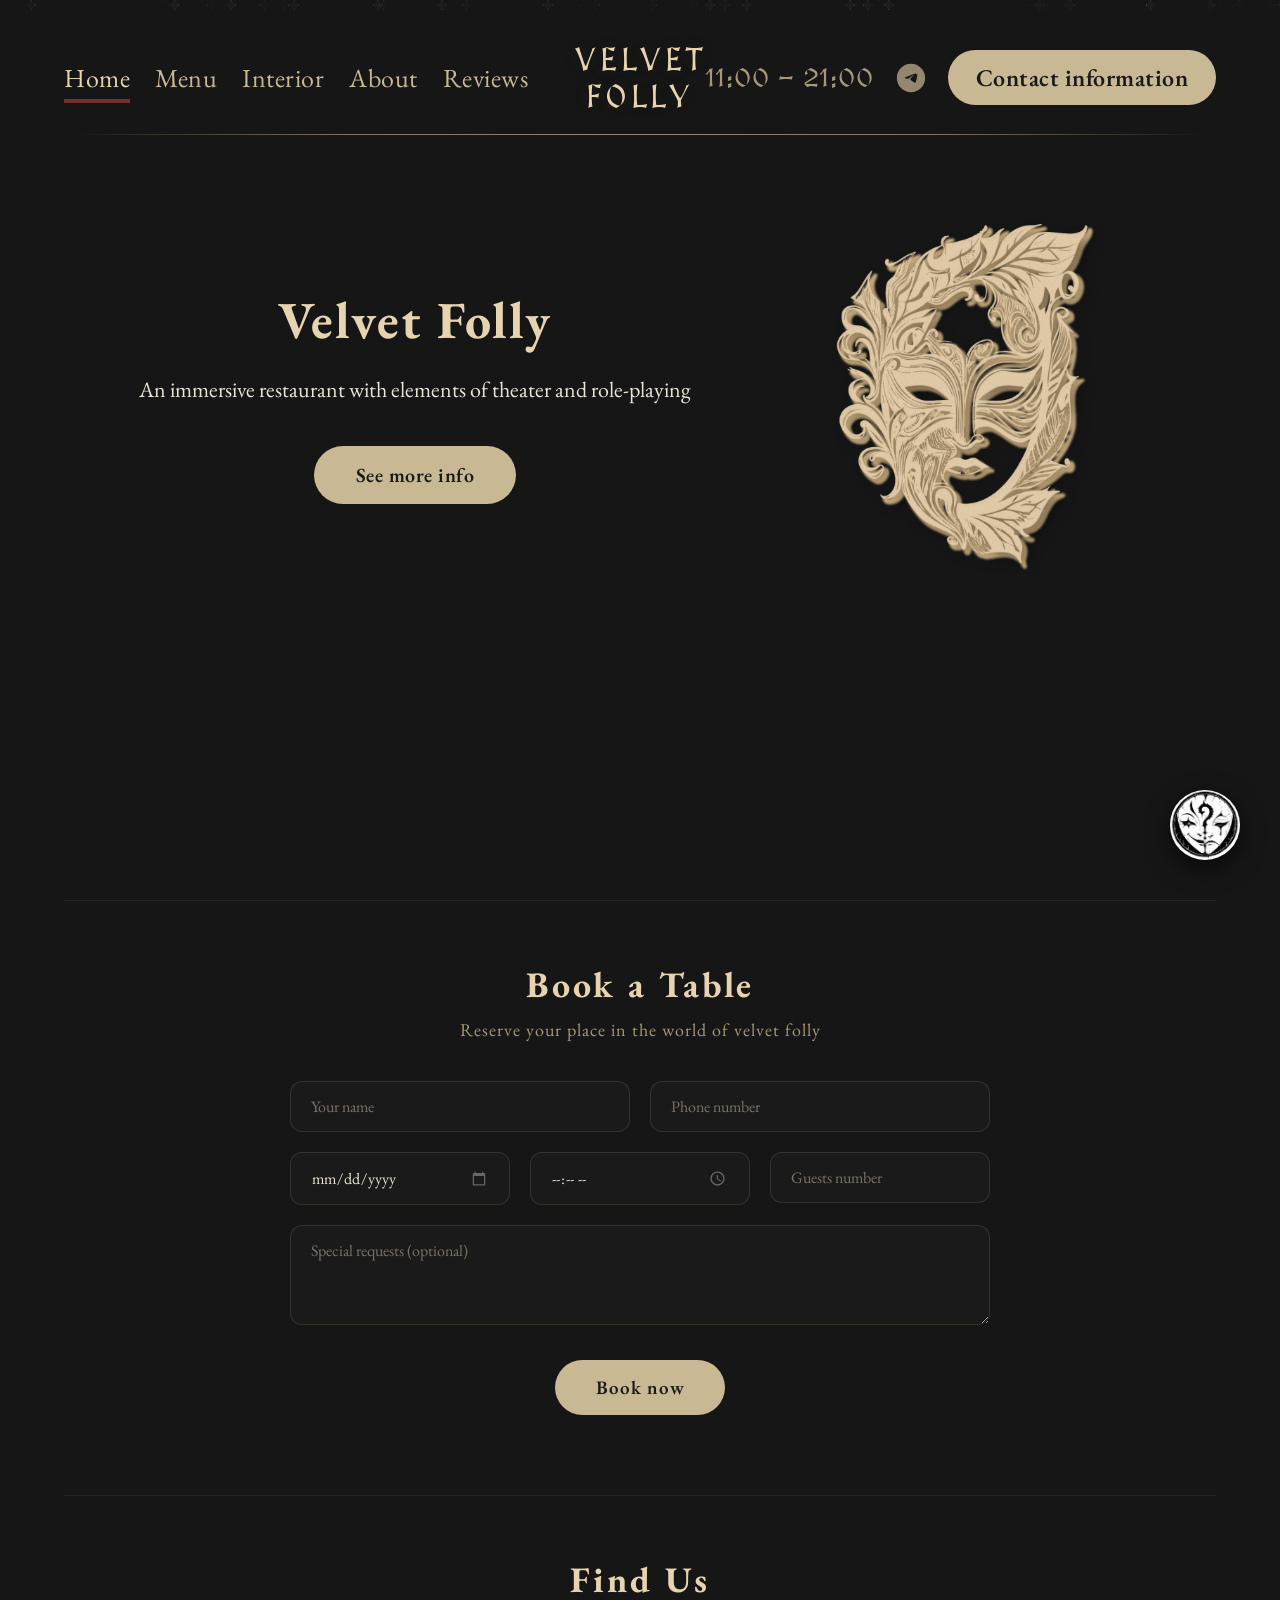
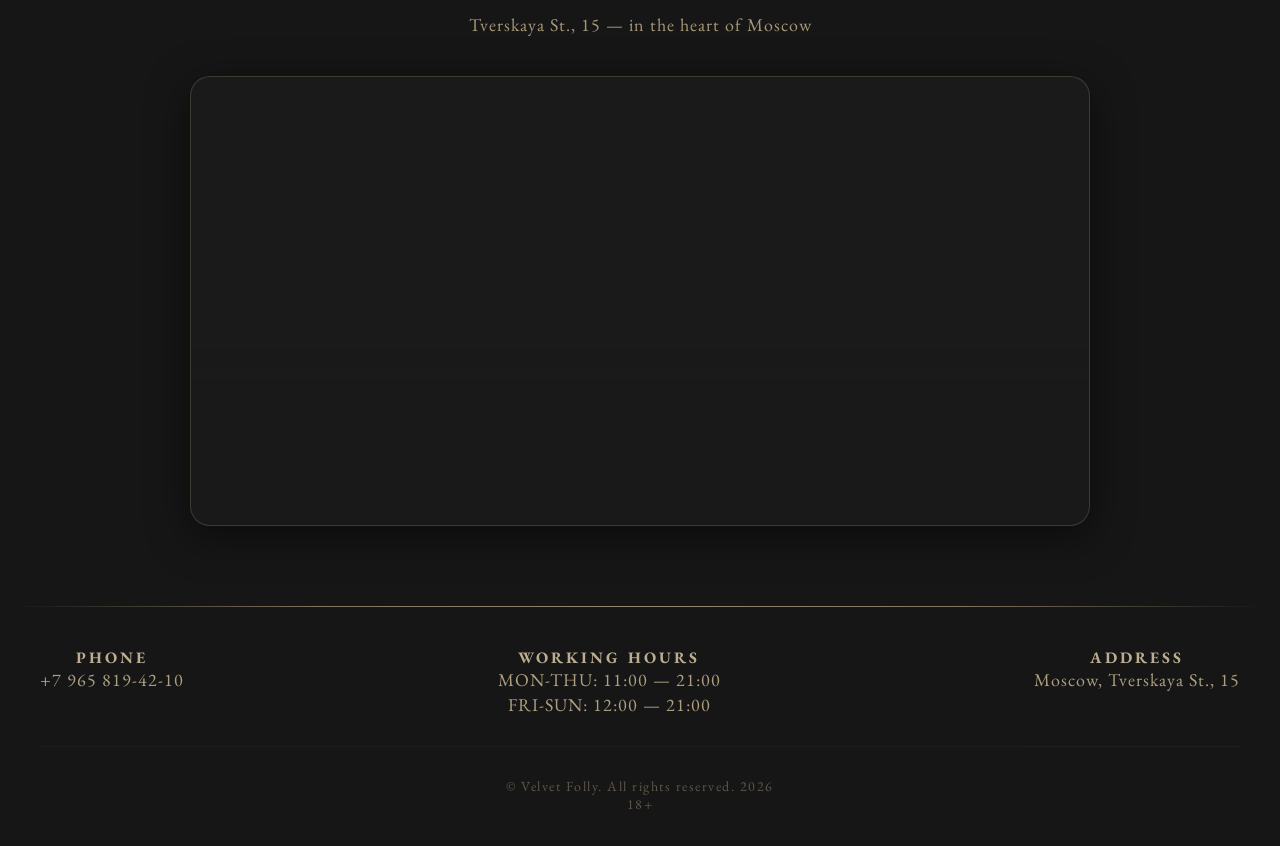
<file: index.html>
<!DOCTYPE html>
<html lang="ru">
<head>
    <meta charset="UTF-8">
    <meta name="viewport" content="width=device-width, initial-scale=1.0">
    <title>Velvet Folly</title>
    <link rel="stylesheet" href="css/main.css">
</head>
<body>
    <div class="wrapper">
        <header class="container">
            <nav class="nav-left">
                <ul>
                    <li class="active"><a href="#">Home</a></li>
                    <li><a href="menu.html">Menu</a></li>
                    <li><a href="#">Interior</a></li>
                    <li><a href="#">About</a></li>
                    <li><a href="#">Reviews</a></li>
                </ul>
            </nav>
            
            <div class="logo-text">VELVET<br>FOLLY</div>
            
            <div class="nav-right">
    <span class="work-time">11:00 — 21:00</span>
    <a href="#" class="telegram-icon">
        <svg width="24" height="24" viewBox="0 0 24 24" fill="none" xmlns="http://www.w3.org/2000/svg">
            <path d="M12 2C6.48 2 2 6.48 2 12C2 17.52 6.48 22 12 22C17.52 22 22 17.52 22 12C22 6.48 17.52 2 12 2ZM16.64 8.8C16.49 9.98 15.87 13.08 15.55 14.52C15.42 15.12 15.16 15.34 14.91 15.36C14.37 15.41 13.95 15 13.53 14.68C12.87 14.18 12.48 13.88 11.84 13.39C11.11 12.84 11.57 12.53 11.98 12.04C12.09 11.91 14.06 10.11 14.1 9.93C14.11 9.88 14.1 9.83 14.06 9.8C14.02 9.77 13.97 9.78 13.93 9.8C13.87 9.83 12.38 10.85 10.35 12.29C10.05 12.5 9.78 12.61 9.54 12.6C9.27 12.59 8.76 12.47 8.37 12.37C7.89 12.24 7.51 12.17 7.55 11.91C7.57 11.78 7.75 11.64 8.09 11.5C10.16 10.57 11.65 9.95 12.56 9.63C14.52 8.91 14.97 8.77 15.27 8.76C15.34 8.76 15.49 8.78 15.59 8.86C15.67 8.92 15.69 9.01 15.7 9.07C15.69 9.14 15.67 9.24 15.64 9.36C15.61 9.49 15.58 9.65 15.55 9.84L16.64 8.8Z" fill="#c9b894"/>
        </svg>
    </a>
    <div class="dropdown">
        <a href="#" class="btn contact-btn dropdown-toggle">Contact information</a>
        <div class="dropdown-content">
            <div class="dropdown-divider">
                <span class="dropdown-label">Phone</span>
                <a href="tel:+79658194210" class="dropdown-value">+7 965 819-42-10</a>
            </div>
            <div class="dropdown-divider">
                <span class="dropdown-label">Email</span>
                <a href="mailto:velvet.folly@mail.ru" class="dropdown-value">velvet.folly@mail.ru</a>
            </div>
        </div>
    </div>
</div>
        </header>

        <div class="hero container">
            <div class="hero-info">
                <h2>Velvet Folly</h2>
                <p>An immersive restaurant with elements of theater and role-playing</p>
                <button class="btn">See more info</button>
            </div>
            <img src="img/logo.png" alt="">
        </div>
    </div>

    <div class="reservation-section container">
            <h3>Book a Table</h3>
            <p class="reservation-subtitle">Reserve your place in the world of velvet folly</p>
            <form class="reservation-form">
                <div class="form-row">
                    <div class="form-group">
                        <input type="text" placeholder="Your name" required>
                    </div>
                    <div class="form-group">
                        <input type="tel" placeholder="Phone number" required>
                    </div>
                </div>
                <div class="form-row">
                    <div class="form-group">
                        <input type="date" required>
                    </div>
                    <div class="form-group">
                        <input type="time" required>
                    </div>
                    <div class="form-group">
                        <input type="number" placeholder="Guests number" min="1" max="20" required>
                    </div>
                </div>
                <div class="form-row">
                    <div class="form-group full-width">
                        <textarea placeholder="Special requests (optional)"></textarea>
                    </div>
                </div>
                <button type="submit" class="btn reservation-btn">Book now</button>
            </form>
        </div>
    </div>

                 <!-- Блок Карты -->
        <div class="map-section container">
            <h3>Find Us</h3>
            <p class="map-subtitle">Tverskaya St., 15 — in the heart of Moscow</p>
            <div class="map-wrapper">
                <iframe 
                    src="https://yandex.ru/map-widget/v1/?ll=37.607764%2C55.761631&z=17&pt=37.607764%2C55.761631&source=constructor&mode=map&whatshere%5Bpoint%5D=37.607764%2C55.761631&whatshere%5Bzoom%5D=17" 
                    width="100%" 
                    height="100%" 
                    frameborder="0"
                    allowfullscreen>
                </iframe>
            </div>
        </div>
    </div>
    </div>

    <a href="#" class="woo-btn">
        <img src="img/woo-woo.png" alt="woo-woo">
    </a>

    <div id="diamonds-container"></div>

     <script>
        function createDiamonds() {
            const container = document.getElementById('diamonds-container');
            container.innerHTML = '';
            const diamondCount = 40;
            
            const headerHeight = document.querySelector('header')?.offsetHeight || 120;
            
            for (let i = 0; i < diamondCount; i++) {
                const diamond = document.createElement('div');
                diamond.className = 'diamond';
                
                const left = Math.random() * 100;
                const duration = Math.random() * 14 + 10;
                const delay = Math.random() * 25;
                const opacity = Math.random() * 0.3 + 0.1;
                
                diamond.style.left = left + '%';
                diamond.style.animationDuration = duration + 's';
                diamond.style.animationDelay = delay + 's';
                diamond.style.opacity = opacity;
                diamond.style.borderColor = `rgba(201, 184, 148, ${opacity + 0.2})`;
                diamond.style.background = `rgba(201, 184, 148, ${opacity * 0.3})`;
                
                container.appendChild(diamond);
            }
        }
        
        document.addEventListener('DOMContentLoaded', () => {
            createDiamonds();
        });
        
        let resizeTimeout;
        window.addEventListener('resize', () => {
            clearTimeout(resizeTimeout);
            resizeTimeout = setTimeout(createDiamonds, 500);
        });
    </script>
</body>
    <footer>
        <div class="footer-content">
            <div class="footer-left">
                <div>
                    <div class="section-title">PHONE</div>
                    <div class="section-value">+7 965 819-42-10</div>
                </div>
            </div>
            <div class="footer-center">
                <div>
                    <div class="section-title">WORKING HOURS</div>
                    <div class="section-value">
                        <span>MON-THU: 11:00 — 21:00</span>
                        <span>FRI-SUN: 12:00 — 21:00</span>
                    </div>
                </div>
            </div>
            <div class="footer-right">
                <div>
                    <div class="section-title">ADDRESS</div>
                    <div class="section-value">Moscow, Tverskaya St., 15</div>
                </div>
            </div>
        </div>
        <div class="footer-copyright">
            © Velvet Folly. All rights reserved. 2026<br>18+
        </div>
    </footer>
</html>
</file>
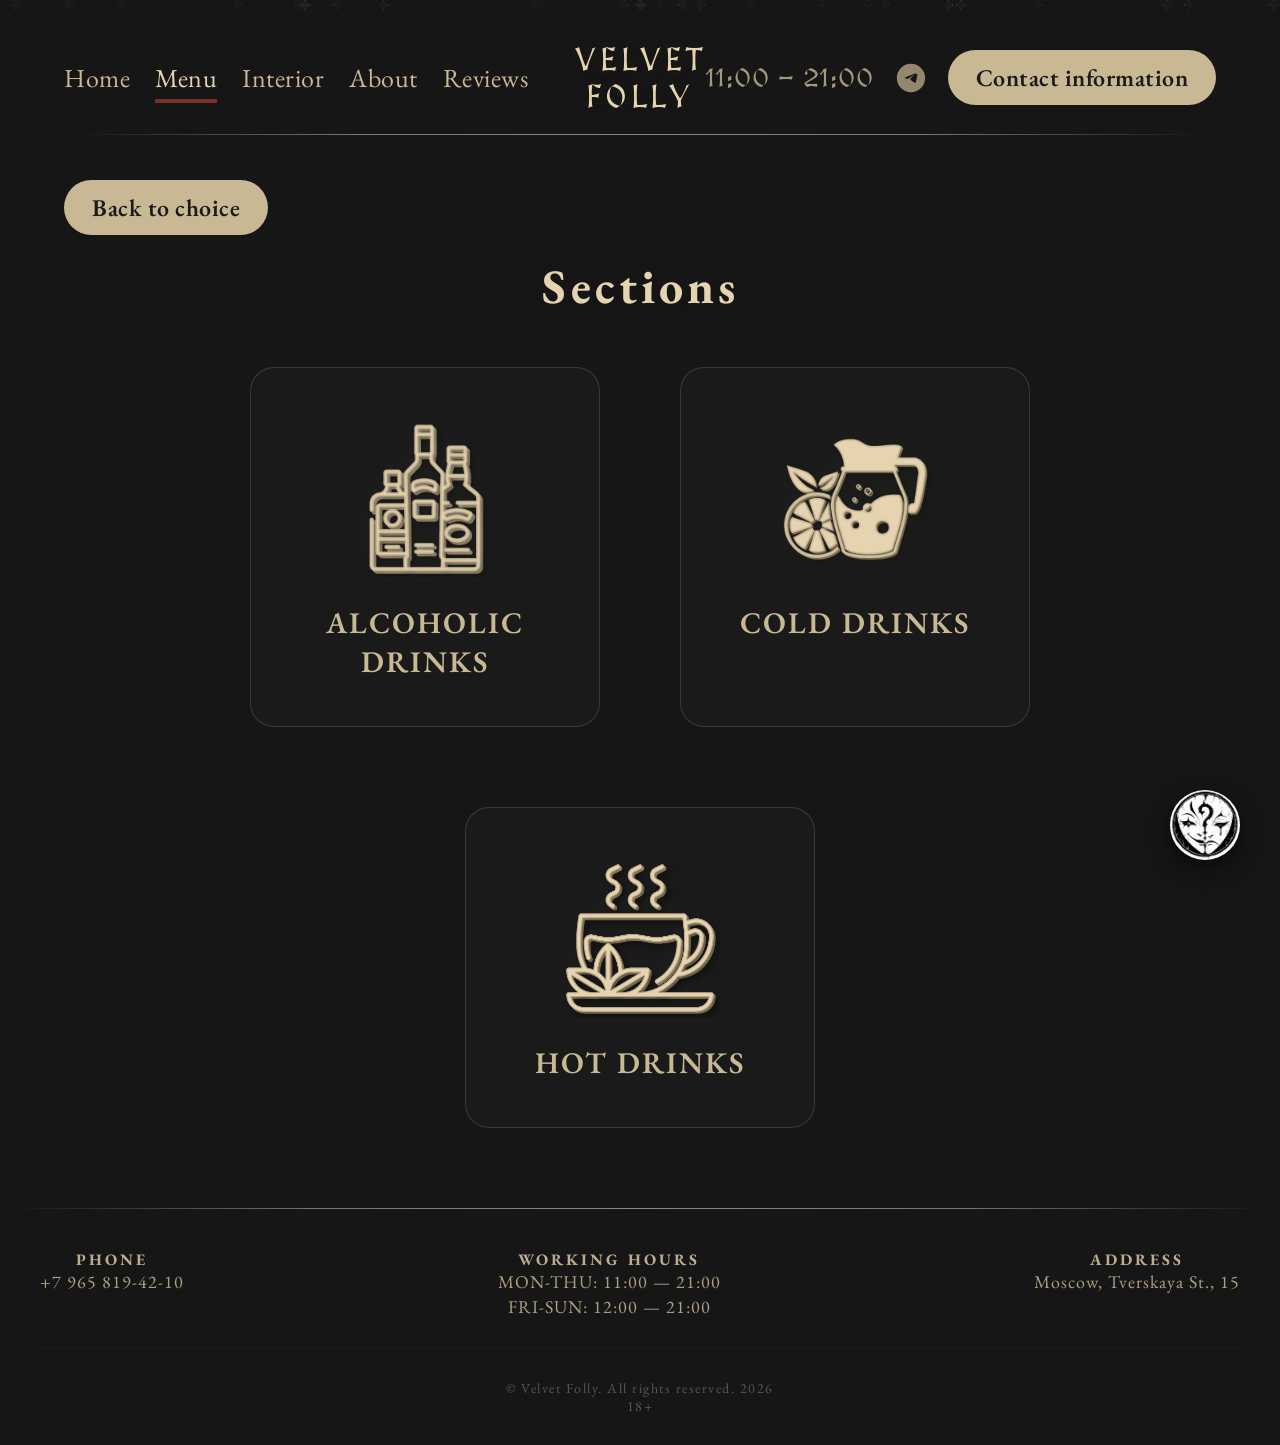
<file: drink.html>
<!DOCTYPE html>
<html lang="ru">
<head>
    <meta charset="UTF-8">
    <meta name="viewport" content="width=device-width, initial-scale=1.0">
    <title>Velvet Folly</title>
    <link rel="stylesheet" href="css/main.css">
</head>
<body>
    <div class="wrapper">
        <header class="container">
            <nav class="nav-left">
                <ul>
                    <li><a href="index.html">Home</a></li>
                    <li class="active"><a href="menu.html">Menu</a></li>
                    <li><a href="#">Interior</a></li>
                    <li><a href="#">About</a></li>
                    <li><a href="#">Reviews</a></li>
                </ul>
            </nav>
            
            <div class="logo-text">VELVET<br>FOLLY</div>
            
            <div class="nav-right">
                <span class="work-time">11:00 — 21:00</span>
                <a href="#" class="telegram-icon">
                    <svg width="24" height="24" viewBox="0 0 24 24" fill="none" xmlns="http://www.w3.org/2000/svg">
                        <path d="M12 2C6.48 2 2 6.48 2 12C2 17.52 6.48 22 12 22C17.52 22 22 17.52 22 12C22 6.48 17.52 2 12 2ZM16.64 8.8C16.49 9.98 15.87 13.08 15.55 14.52C15.42 15.12 15.16 15.34 14.91 15.36C14.37 15.41 13.95 15 13.53 14.68C12.87 14.18 12.48 13.88 11.84 13.39C11.11 12.84 11.57 12.53 11.98 12.04C12.09 11.91 14.06 10.11 14.1 9.93C14.11 9.88 14.1 9.83 14.06 9.8C14.02 9.77 13.97 9.78 13.93 9.8C13.87 9.83 12.38 10.85 10.35 12.29C10.05 12.5 9.78 12.61 9.54 12.6C9.27 12.59 8.76 12.47 8.37 12.37C7.89 12.24 7.51 12.17 7.55 11.91C7.57 11.78 7.75 11.64 8.09 11.5C10.16 10.57 11.65 9.95 12.56 9.63C14.52 8.91 14.97 8.77 15.27 8.76C15.34 8.76 15.49 8.78 15.59 8.86C15.67 8.92 15.69 9.01 15.7 9.07C15.69 9.14 15.67 9.24 15.64 9.36C15.61 9.49 15.58 9.65 15.55 9.84L16.64 8.8Z" fill="#c9b894"/>
                    </svg>
                </a>
                <div class="dropdown">
        <a href="#" class="btn contact-btn dropdown-toggle">Contact information</a>
        <div class="dropdown-content">
            <div class="dropdown-divider">
                <span class="dropdown-label">Phone</span>
                <a href="tel:+79658194210" class="dropdown-value">+7 965 819-42-10</a>
            </div>
            <div class="dropdown-divider">
                <span class="dropdown-label">Email</span>
                <a href="mailto:velvet.folly@mail.ru" class="dropdown-value">velvet.folly@mail.ru</a>
            </div>
        </div>
    </div>
            </div>
        </header>

        <div class="back-btn-container container">
            <a href="menu.html" class="btn contact-btn back-btn">Back to choice</a>
        </div>

        <div class="container tranding">
            <h3>Sections</h3>
            <div class="food">
                <div class="block">
                    <a href=""><img src="img/alco.png" alt="Alcoholic drinks"></a>
                    <span>Alcoholic drinks</span>
                </div>
                <div class="block">
                    <a href="#"><img src="img/cold.png" alt="Cold drinks"></a>
                   <span>Cold drinks</span>
                </div>
                <div class="block">
                    <a href="#"><img src="img/hot.png" alt="Hot drinks"></a>
                   <span>Hot drinks</span>
                </div>
            </div>
        </div>

        <a href="#" class="woo-btn">
            <img src="img/woo-woo.png" alt="woo-woo">
        </a>

        <div id="diamonds-container"></div>

     <script>
        function createDiamonds() {
            const container = document.getElementById('diamonds-container');
            container.innerHTML = '';
            const diamondCount = 40;
            
            const headerHeight = document.querySelector('header')?.offsetHeight || 120;
            
            for (let i = 0; i < diamondCount; i++) {
                const diamond = document.createElement('div');
                diamond.className = 'diamond';
                
                const left = Math.random() * 100;
                const duration = Math.random() * 14 + 10;
                const delay = Math.random() * 25;
                const opacity = Math.random() * 0.3 + 0.1;
                
                diamond.style.left = left + '%';
                diamond.style.animationDuration = duration + 's';
                diamond.style.animationDelay = delay + 's';
                diamond.style.opacity = opacity;
                diamond.style.borderColor = `rgba(201, 184, 148, ${opacity + 0.2})`;
                diamond.style.background = `rgba(201, 184, 148, ${opacity * 0.3})`;
                
                container.appendChild(diamond);
            }
        }
        
        document.addEventListener('DOMContentLoaded', () => {
            createDiamonds();
        });
        
        let resizeTimeout;
        window.addEventListener('resize', () => {
            clearTimeout(resizeTimeout);
            resizeTimeout = setTimeout(createDiamonds, 500);
        });
    </script>

        </body>
    <footer>
        <div class="footer-content">
            <div class="footer-left">
                <div>
                    <div class="section-title">PHONE</div>
                    <div class="section-value">+7 965 819-42-10</div>
                </div>
            </div>
            <div class="footer-center">
                <div>
                    <div class="section-title">WORKING HOURS</div>
                    <div class="section-value">
                        <span>MON-THU: 11:00 — 21:00</span>
                        <span>FRI-SUN: 12:00 — 21:00</span>
                    </div>
                </div>
            </div>
            <div class="footer-right">
                <div>
                    <div class="section-title">ADDRESS</div>
                    <div class="section-value">Moscow, Tverskaya St., 15</div>
                </div>
            </div>
        </div>
        <div class="footer-copyright">
            © Velvet Folly. All rights reserved. 2026<br>18+
        </div>
    </footer>
</html>
</file>
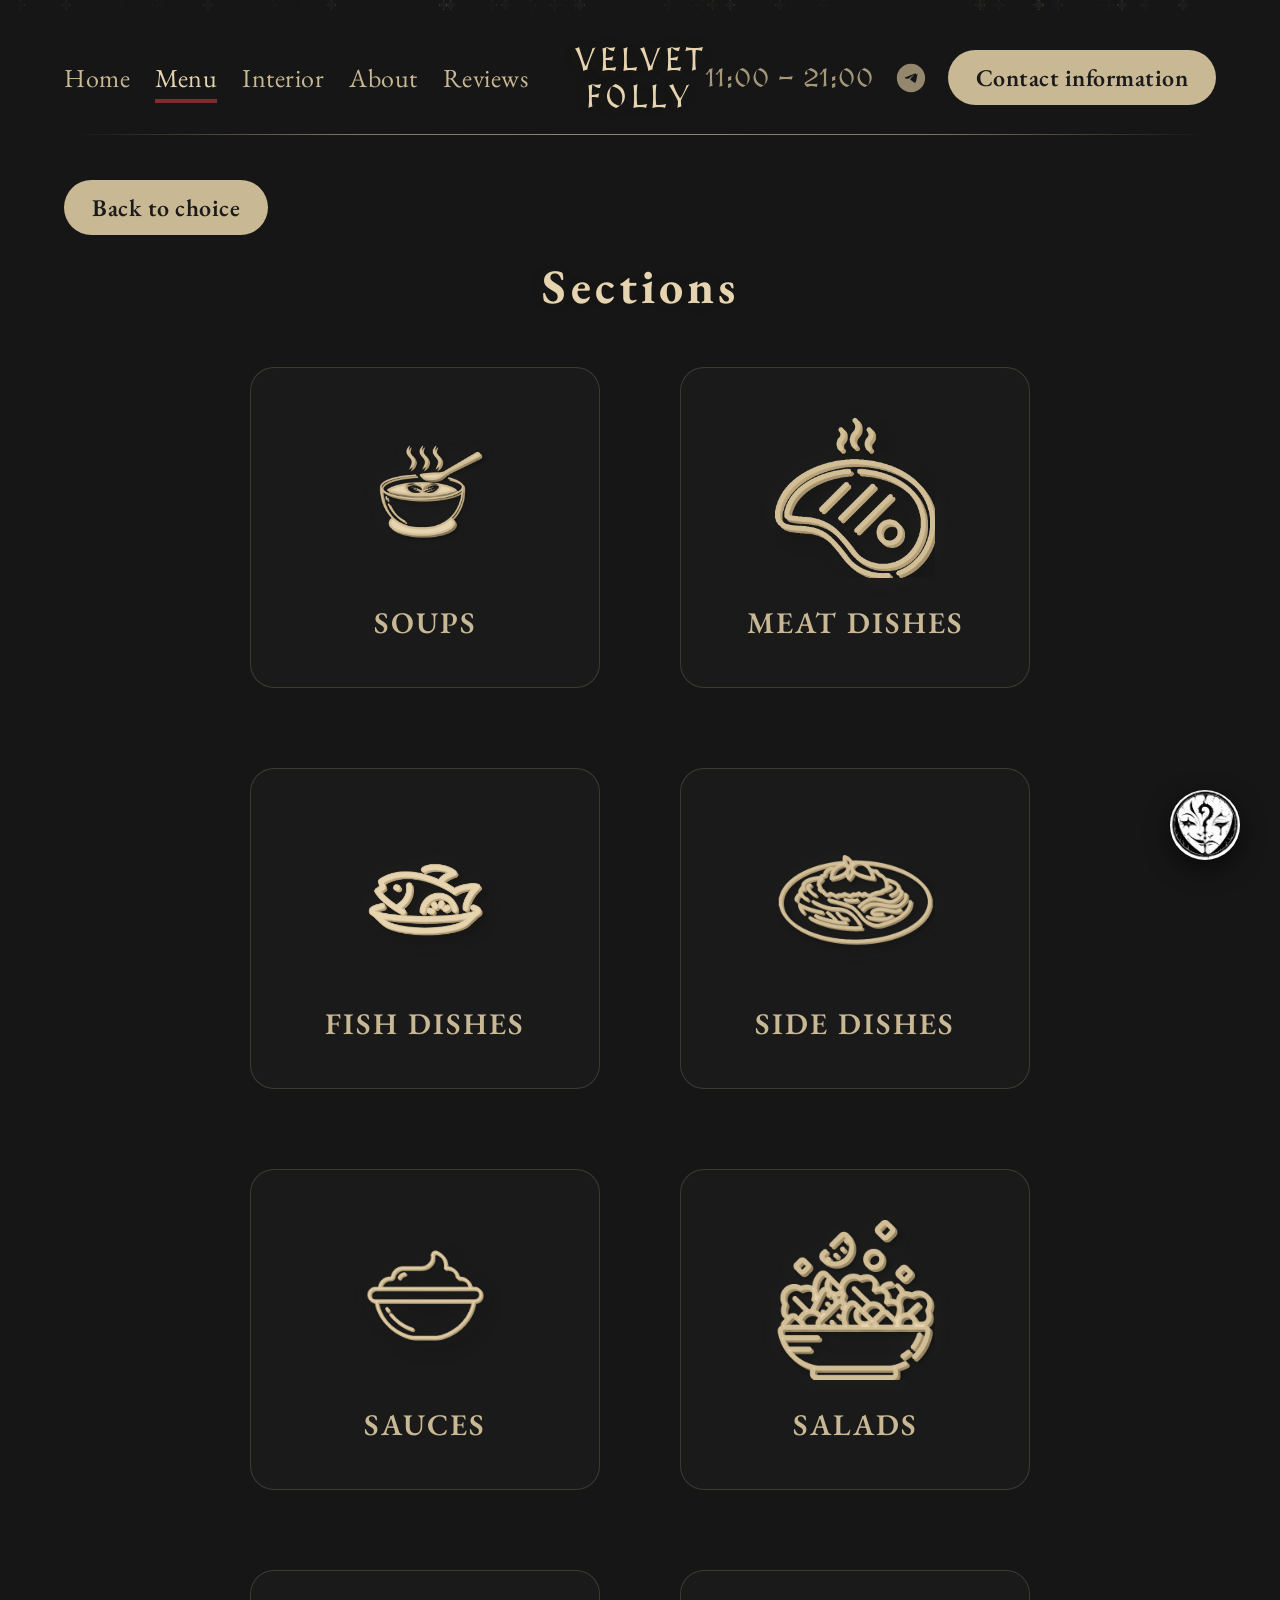
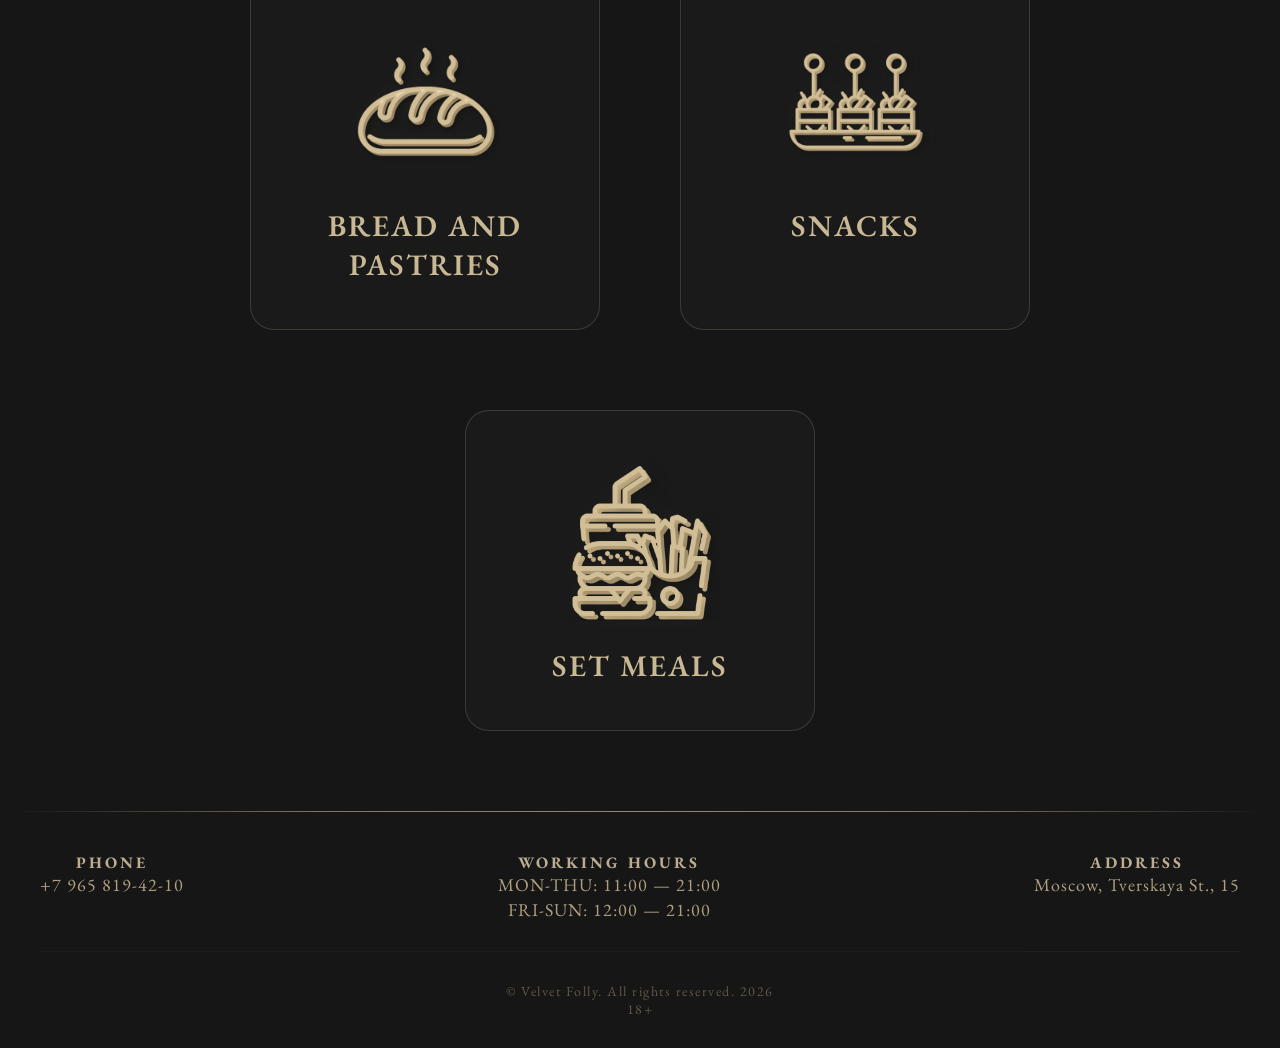
<file: meal.html>
<!DOCTYPE html>
<html lang="ru">
<head>
    <meta charset="UTF-8">
    <meta name="viewport" content="width=device-width, initial-scale=1.0">
    <title>Velvet Folly</title>
    <link rel="stylesheet" href="css/main.css">
</head>
<body>
    <div class="wrapper">
        <header class="container">
            <nav class="nav-left">
                <ul>
                    <li><a href="index.html">Home</a></li>
                    <li class="active"><a href="menu.html">Menu</a></li>
                    <li><a href="#">Interior</a></li>
                    <li><a href="#">About</a></li>
                    <li><a href="#">Reviews</a></li>
                </ul>
            </nav>
            
            <div class="logo-text">VELVET<br>FOLLY</div>
            
            <div class="nav-right">
                <span class="work-time">11:00 — 21:00</span>
                <a href="#" class="telegram-icon">
                    <svg width="24" height="24" viewBox="0 0 24 24" fill="none" xmlns="http://www.w3.org/2000/svg">
                        <path d="M12 2C6.48 2 2 6.48 2 12C2 17.52 6.48 22 12 22C17.52 22 22 17.52 22 12C22 6.48 17.52 2 12 2ZM16.64 8.8C16.49 9.98 15.87 13.08 15.55 14.52C15.42 15.12 15.16 15.34 14.91 15.36C14.37 15.41 13.95 15 13.53 14.68C12.87 14.18 12.48 13.88 11.84 13.39C11.11 12.84 11.57 12.53 11.98 12.04C12.09 11.91 14.06 10.11 14.1 9.93C14.11 9.88 14.1 9.83 14.06 9.8C14.02 9.77 13.97 9.78 13.93 9.8C13.87 9.83 12.38 10.85 10.35 12.29C10.05 12.5 9.78 12.61 9.54 12.6C9.27 12.59 8.76 12.47 8.37 12.37C7.89 12.24 7.51 12.17 7.55 11.91C7.57 11.78 7.75 11.64 8.09 11.5C10.16 10.57 11.65 9.95 12.56 9.63C14.52 8.91 14.97 8.77 15.27 8.76C15.34 8.76 15.49 8.78 15.59 8.86C15.67 8.92 15.69 9.01 15.7 9.07C15.69 9.14 15.67 9.24 15.64 9.36C15.61 9.49 15.58 9.65 15.55 9.84L16.64 8.8Z" fill="#c9b894"/>
                    </svg>
                </a>
                <div class="dropdown">
        <a href="#" class="btn contact-btn dropdown-toggle">Contact information</a>
        <div class="dropdown-content">
            <div class="dropdown-divider">
                <span class="dropdown-label">Phone</span>
                <a href="tel:+79658194210" class="dropdown-value">+7 965 819-42-10</a>
            </div>
            <div class="dropdown-divider">
                <span class="dropdown-label">Email</span>
                <a href="mailto:velvet.folly@mail.ru" class="dropdown-value">velvet.folly@mail.ru</a>
            </div>
        </div>
    </div>
            </div>
        </header>

        <div class="back-btn-container container">
            <a href="menu.html" class="btn contact-btn back-btn">Back to choice</a>
        </div>

        <div class="container tranding">
            <h3>Sections</h3>
            <div class="food">
                <div class="block">
                    <a href=""><img src="img/soup.png" alt="Soups"></a>
                    <span>Soups</span>
                </div>
                <div class="block">
                    <a href="#"><img src="img/meat.png" alt="Meat dishes"></a>
                   <span>Meat dishes</span>
                </div>
                <div class="block">
                    <a href="#"><img src="img/fish.png" alt="Fish dishes"></a>
                   <span>Fish dishes</span>
                </div>
                <div class="block">
                    <a href="#"><img src="img/side.png" alt="Side dishes"></a>
                   <span>Side dishes</span>
                </div>
                <div class="block">
                    <a href="#"><img src="img/sause.png" alt="Sauces"></a>
                   <span>Sauces</span>
                </div>
                <div class="block">
                    <a href="#"><img src="img/salad.png" alt="Salads"></a>
                   <span>Salads</span>
                </div>
                <div class="block">
                    <a href="#"><img src="img/bread.png" alt="Bread and pastries"></a>
                   <span>Bread and pastries</span>
                </div>
                <div class="block">
                    <a href="#"><img src="img/snack.png" alt="Snacks"></a>
                   <span>Snacks</span>
                </div>
                <div class="block">
                    <a href="#"><img src="img/set.png" alt="Set meals"></a>
                   <span>Set meals</span>
                </div>
            </div>
        </div>

        <a href="#" class="woo-btn">
            <img src="img/woo-woo.png" alt="woo-woo">
        </a>

        <div id="diamonds-container"></div>

     <script>
        function createDiamonds() {
            const container = document.getElementById('diamonds-container');
            container.innerHTML = '';
            const diamondCount = 40;
            
            const headerHeight = document.querySelector('header')?.offsetHeight || 120;
            
            for (let i = 0; i < diamondCount; i++) {
                const diamond = document.createElement('div');
                diamond.className = 'diamond';
                
                const left = Math.random() * 100;
                const duration = Math.random() * 14 + 10;
                const delay = Math.random() * 25;
                const opacity = Math.random() * 0.3 + 0.1;
                
                diamond.style.left = left + '%';
                diamond.style.animationDuration = duration + 's';
                diamond.style.animationDelay = delay + 's';
                diamond.style.opacity = opacity;
                diamond.style.borderColor = `rgba(201, 184, 148, ${opacity + 0.2})`;
                diamond.style.background = `rgba(201, 184, 148, ${opacity * 0.3})`;
                
                container.appendChild(diamond);
            }
        }
        
        document.addEventListener('DOMContentLoaded', () => {
            createDiamonds();
        });
        
        let resizeTimeout;
        window.addEventListener('resize', () => {
            clearTimeout(resizeTimeout);
            resizeTimeout = setTimeout(createDiamonds, 500);
        });
    </script>

        </body>
    <footer>
        <div class="footer-content">
            <div class="footer-left">
                <div>
                    <div class="section-title">PHONE</div>
                    <div class="section-value">+7 965 819-42-10</div>
                </div>
            </div>
            <div class="footer-center">
                <div>
                    <div class="section-title">WORKING HOURS</div>
                    <div class="section-value">
                        <span>MON-THU: 11:00 — 21:00</span>
                        <span>FRI-SUN: 12:00 — 21:00</span>
                    </div>
                </div>
            </div>
            <div class="footer-right">
                <div>
                    <div class="section-title">ADDRESS</div>
                    <div class="section-value">Moscow, Tverskaya St., 15</div>
                </div>
            </div>
        </div>
        <div class="footer-copyright">
            © Velvet Folly. All rights reserved. 2026<br>18+
        </div>
    </footer>
</html>
</file>
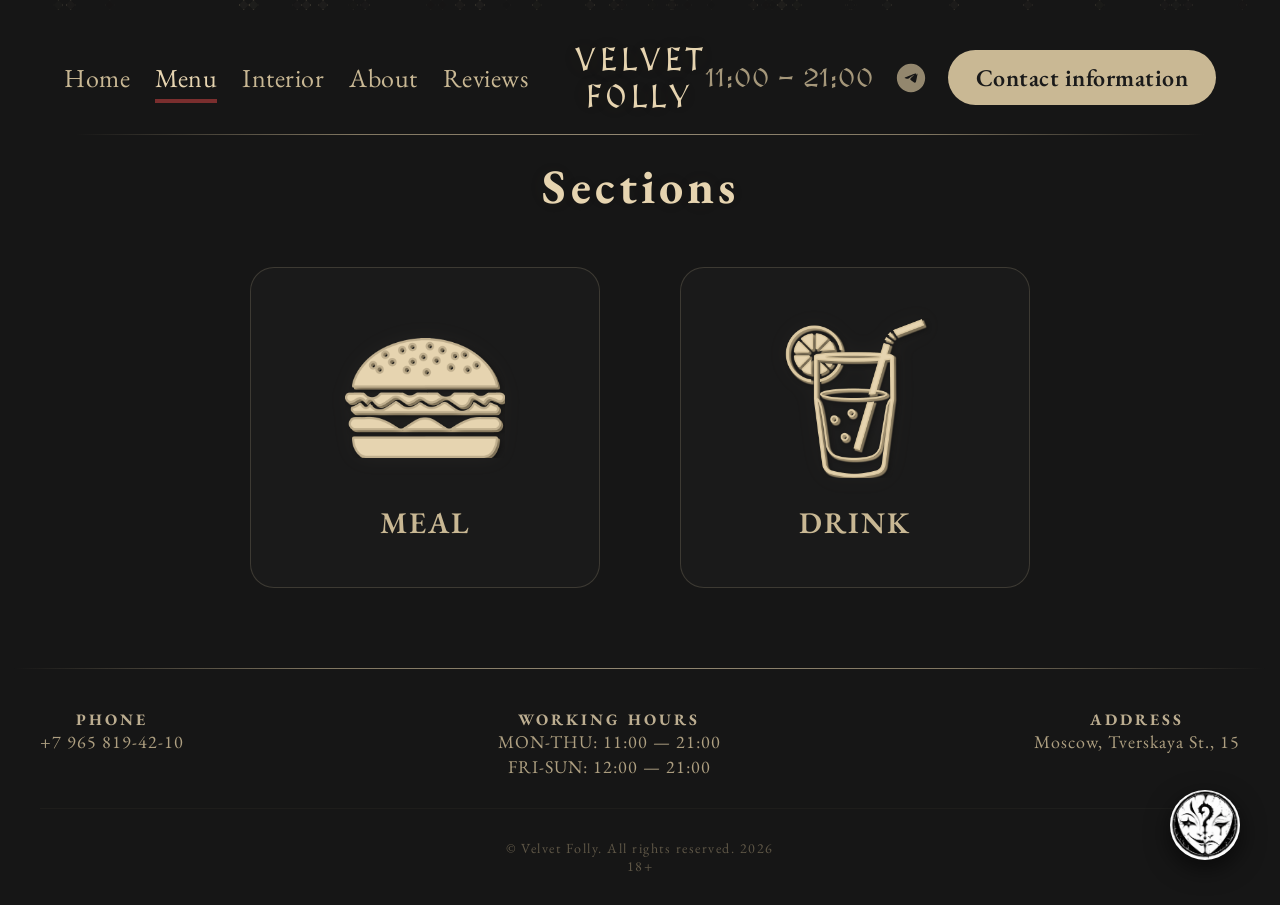
<file: menu.html>
<!DOCTYPE html>
<html lang="ru">
<head>
    <meta charset="UTF-8">
    <meta name="viewport" content="width=device-width, initial-scale=1.0">
    <title>Velvet Folly</title>
    <link rel="stylesheet" href="css/main.css">
</head>
<body>
    <div class="wrapper">
        <header class="container">
            <nav class="nav-left">
                <ul>
                    <li><a href="index.html">Home</a></li>
                    <li class="active"><a href="menu.html">Menu</a></li>
                    <li><a href="#">Interior</a></li>
                    <li><a href="#">About</a></li>
                    <li><a href="#">Reviews</a></li>
                </ul>
            </nav>
            
            <div class="logo-text">VELVET<br>FOLLY</div>
            
            <div class="nav-right">
                <span class="work-time">11:00 — 21:00</span>
                <a href="#" class="telegram-icon">
                    <svg width="24" height="24" viewBox="0 0 24 24" fill="none" xmlns="http://www.w3.org/2000/svg">
                        <path d="M12 2C6.48 2 2 6.48 2 12C2 17.52 6.48 22 12 22C17.52 22 22 17.52 22 12C22 6.48 17.52 2 12 2ZM16.64 8.8C16.49 9.98 15.87 13.08 15.55 14.52C15.42 15.12 15.16 15.34 14.91 15.36C14.37 15.41 13.95 15 13.53 14.68C12.87 14.18 12.48 13.88 11.84 13.39C11.11 12.84 11.57 12.53 11.98 12.04C12.09 11.91 14.06 10.11 14.1 9.93C14.11 9.88 14.1 9.83 14.06 9.8C14.02 9.77 13.97 9.78 13.93 9.8C13.87 9.83 12.38 10.85 10.35 12.29C10.05 12.5 9.78 12.61 9.54 12.6C9.27 12.59 8.76 12.47 8.37 12.37C7.89 12.24 7.51 12.17 7.55 11.91C7.57 11.78 7.75 11.64 8.09 11.5C10.16 10.57 11.65 9.95 12.56 9.63C14.52 8.91 14.97 8.77 15.27 8.76C15.34 8.76 15.49 8.78 15.59 8.86C15.67 8.92 15.69 9.01 15.7 9.07C15.69 9.14 15.67 9.24 15.64 9.36C15.61 9.49 15.58 9.65 15.55 9.84L16.64 8.8Z" fill="#c9b894"/>
                    </svg>
                </a>
                <div class="dropdown">
        <a href="#" class="btn contact-btn dropdown-toggle">Contact information</a>
        <div class="dropdown-content">
            <div class="dropdown-divider">
                <span class="dropdown-label">Phone</span>
                <a href="tel:+79658194210" class="dropdown-value">+7 965 819-42-10</a>
            </div>
            <div class="dropdown-divider">
                <span class="dropdown-label">Email</span>
                <a href="mailto:velvet.folly@mail.ru" class="dropdown-value">velvet.folly@mail.ru</a>
            </div>
        </div>
    </div>
            </div>
        </header>

        <div class="container tranding">
            <h3>Sections</h3>
            <div class="food">
                <div class="block">
                    <a href="meal.html"><img src="img/meal.png" alt="meal"></a>
                    <span>Meal</span>
                </div>
                <div class="block">
                    <a href="drink.html"><img src="img/drink.png" alt="drink"></a>
                    <span>Drink</span>
                </div>
            </div>
        </div>

        <a href="#" class="woo-btn">
            <img src="img/woo-woo.png" alt="woo-woo">
        </a>

        <div id="diamonds-container"></div>

     <script>
        function createDiamonds() {
            const container = document.getElementById('diamonds-container');
            container.innerHTML = '';
            const diamondCount = 40;
            
            const headerHeight = document.querySelector('header')?.offsetHeight || 120;
            
            for (let i = 0; i < diamondCount; i++) {
                const diamond = document.createElement('div');
                diamond.className = 'diamond';
                
                const left = Math.random() * 100;
                const duration = Math.random() * 14 + 10;
                const delay = Math.random() * 25;
                const opacity = Math.random() * 0.3 + 0.1;
                
                diamond.style.left = left + '%';
                diamond.style.animationDuration = duration + 's';
                diamond.style.animationDelay = delay + 's';
                diamond.style.opacity = opacity;
                diamond.style.borderColor = `rgba(201, 184, 148, ${opacity + 0.2})`;
                diamond.style.background = `rgba(201, 184, 148, ${opacity * 0.3})`;
                
                container.appendChild(diamond);
            }
        }
        
        document.addEventListener('DOMContentLoaded', () => {
            createDiamonds();
        });
        
        let resizeTimeout;
        window.addEventListener('resize', () => {
            clearTimeout(resizeTimeout);
            resizeTimeout = setTimeout(createDiamonds, 500);
        });
    </script>

        </body>
    <footer>
        <div class="footer-content">
            <div class="footer-left">
                <div>
                    <div class="section-title">PHONE</div>
                    <div class="section-value">+7 965 819-42-10</div>
                </div>
            </div>
            <div class="footer-center">
                <div>
                    <div class="section-title">WORKING HOURS</div>
                    <div class="section-value">
                        <span>MON-THU: 11:00 — 21:00</span>
                        <span>FRI-SUN: 12:00 — 21:00</span>
                    </div>
                </div>
            </div>
            <div class="footer-right">
                <div>
                    <div class="section-title">ADDRESS</div>
                    <div class="section-value">Moscow, Tverskaya St., 15</div>
                </div>
            </div>
        </div>
        <div class="footer-copyright">
            © Velvet Folly. All rights reserved. 2026<br>18+
        </div>
    </footer>
</html>
</file>
<file: css/main.css>
@import url('https://fonts.googleapis.com/css2?family=EB+Garamond:ital,wght@0,400..800;1,400..800&family=Indie+Flower&display=swap');
@import url('https://fonts.googleapis.com/css2?family=MedievalSharp&display=swap');

* {
    margin: 0;
    padding: 0;
    box-sizing: border-box;
}

body {
    font-family: "EB Garamond", serif;
    font-weight: 400;
    color: rgb(255, 255, 255);
    background-color: rgb(22, 22, 22);
}

a {
    text-decoration: none;
}

img {
    max-width: 100%;
    display: block;
}

.wrapper {
    background-color: rgb(22, 22, 22);
    width: 100%;
    min-height: 100vh;
}

.container {
    width: 1400px;
    margin: 0 auto;
}

header {
    padding: 50px 0;
    display: flex;
    align-items: center;
    justify-content: space-between;
    position: relative;
    padding-bottom: 30px;
}

header::after {
    content: '';
    position: absolute;
    bottom: 0;
    left: 50%;
    transform: translateX(-50%);
    width: 98%;
    height: 1px;
    background: linear-gradient(90deg, transparent, #c9b894, #e6d4b0, #c9b894, transparent);
    opacity: 0.6;
}

.nav-left ul {
    display: flex;
    list-style: none;
    gap: 25px;
    align-items: center;
}

.nav-left ul li a {
    color: #c9b894;
    font-size: 26px !important;
    transition: color 0.3s ease;
    letter-spacing: 0.5px;
    font-family: "EB Garamond", serif;
    position: relative;
}

.nav-left ul li a::after {
    content: '';
    position: absolute;
    bottom: -5px;
    left: 0;
    width: 0;
    height: 4px;
    background: #7a2e2e;
    border-radius: 10px;
    transition: width 0.3s ease;
}

.nav-left ul li a:hover::after {
    width: 100%;
}

.nav-left ul li a:hover {
    color: #dac29c;
}

.nav-left ul li.active a {
    color: #e6d4b0;
    border-bottom: 4px solid #7a2e2e;
    padding-bottom: 4px;
}

.nav-left ul li.active a::after {
    display: none;
}

.logo-text {
    font-family: 'MedievalSharp', cursive;
    font-size: 33px;
    color: #e6d4b0;
    letter-spacing: 4px;
    text-shadow: 0 0 30px rgba(201, 184, 148, 0.1);
    position: absolute;
    left: 50%;
    transform: translateX(-50%);
    text-align: center;
    line-height: 1.1;
}

.nav-right {
    display: flex;
    align-items: center;
    gap: 20px;
}

.work-time {
    font-family: 'MedievalSharp', cursive;
    color: #c9b894;
    font-size: 26px;
    letter-spacing: 1px;
    opacity: 0.8;
}

.telegram-icon {
    display: flex;
    align-items: center;
    transition: transform 0.3s ease, opacity 0.3s ease;
    opacity: 0.7;
}

.telegram-icon:hover {
    transform: scale(1.1);
    opacity: 1;
}

.telegram-icon svg {
    width: 34px;
    height: 34px;
}

.contact-btn {
    background: #c9b894;
    color: #1a1a1a;
    padding: 12px 28px;
    border-radius: 30px;
    font-weight: 600;
    font-size: 24px;
    transition: background 0.3s ease, transform 0.2s ease;
    display: inline-block;
    font-family: "EB Garamond", serif;
    letter-spacing: 0.5px;
}

.contact-btn:hover {
    background: #dac29c;
    transform: scale(1.02);
}

.hero {
    display: flex;
    align-items: center;
    justify-content: center;
    padding: 80px 30px 120px 30px;
    gap: 135px;
}

.hero-info {
    display: flex;
    flex-direction: column;
    align-items: center;
    text-align: center;
    flex: 0 1 auto;
    max-width: 600px;
}

.hero-info h2 {
    color: #e6d4b0;
    font-size: 52px;
    font-weight: 700;
    letter-spacing: 2px;
    margin-bottom: 20px;
    font-family: "EB Garamond", serif;
}

.hero-info p {
    color: #ece6d8;
    font-size: 22px;
    max-width: 600px;
    line-height: 1.5;
    margin-bottom: 40px;
    font-family: "EB Garamond", serif;
}

.hero-info .btn {
    background: #c9b894;
    color: #1a1a1a;
    border: none;
    padding: 16px 42px;
    font-size: 20px;
    font-family: "EB Garamond", serif;
    font-weight: 600;
    border-radius: 40px;
    cursor: pointer;
    transition: background 0.3s ease, transform 0.2s ease;
    letter-spacing: 0.5px;
}

.hero-info .btn:hover {
    background: #dac29c;
    transform: scale(1.02);
}

.hero img {
    width: 420px !important;
    max-width: 420px !important;
    height: auto !important;
    border-radius: 16px;
    border: none;
    flex-shrink: 0;
    box-shadow: none;
}

.woo-btn {
    position: fixed !important;
    bottom: 40px !important;
    right: 40px !important;
    z-index: 9999 !important;
    display: block !important;
    transition: transform 0.3s ease, filter 0.3s ease;
}

.woo-btn img {
    width: 70px !important;
    height: 70px !important;
    max-width: 70px !important;
    max-height: 70px !important;
    border-radius: 50%;
    border: none;
    box-shadow: 0 8px 25px rgba(0, 0, 0, 0.6);
}

.woo-btn:hover {
    transform: scale(1.1);
    filter: brightness(1.15);
}

#diamonds-container {
    position: fixed;
    top: 0;
    left: 0;
    width: 100%;
    height: 100%;
    pointer-events: none;
    z-index: 0;
    overflow: hidden;
}

.diamond {
    position: absolute;
    width: 10px;
    height: 10px;
    background: rgba(201, 184, 148, 0.08);
    border: 1px solid rgba(201, 184, 148, 0.25);
    clip-path: polygon(50% 0%, 100% 50%, 50% 100%, 0% 50%);
    animation: fall linear infinite;
}

@keyframes fall {
    0% {
        transform: translateY(100px);
        opacity: 0;
    }
    8% {
        opacity: 0.6;
    }
    90% {
        opacity: 0.6;
    }
    100% {
        transform: translateY(calc(100vh + 50px));
        opacity: 0;
    }
}

footer {
    padding: 40px 0 30px 0;
    position: relative;
    margin-top: 0;
}

footer::before {
    content: '';
    position: absolute;
    top: 0;
    left: 50%;
    transform: translateX(-50%);
    width: 98%;
    height: 1px;
    background: linear-gradient(90deg, transparent, #c9b894, #e6d4b0, #c9b894, transparent);
    opacity: 0.6;
}

.footer-content {
    display: flex;
    justify-content: space-between;
    align-items: flex-start;
    padding-top: 1px;
    max-width: 1200px;
    margin: 0 auto;
    width: 98%;
}

.footer-left {
    display: flex;
    flex-direction: column;
    gap: 8px;
}

.footer-center {
    display: flex;
    flex-direction: column;
    align-items: center;
    gap: 8px;
}

.footer-right {
    display: flex;
    flex-direction: column;
    align-items: flex-end;
    gap: 8px;
}

.footer-left .section-title,
.footer-center .section-title,
.footer-right .section-title {
    font-family: "EB Garamond", serif;
    font-size: 16px;
    font-weight: 700;
    color: #e6d4b0;
    letter-spacing: 3px;
    margin: 0;
    text-transform: uppercase;
    opacity: 0.8;
    text-align: center;
}

.footer-left .section-value,
.footer-center .section-value,
.footer-right .section-value {
    font-family: "EB Garamond", serif;
    font-size: 18px;
    font-weight: 400;
    color: #c9b894;
    letter-spacing: 1px;
    margin: 0;
    opacity: 0.85;
    text-align: center;
}

.footer-center .section-value {
    display: flex;
    flex-direction: column;
    gap: 2px;
    align-items: center;
}

.footer-copyright {
    text-align: center;
    padding-top: 30px;
    margin-top: 30px;
    border-top: 1px solid rgba(201, 184, 148, 0.1);
    font-family: "EB Garamond", serif;
    font-size: 14px;
    color: #a89878;
    letter-spacing: 1.5px;
    opacity: 0.5;
    max-width: 1200px;
    margin-left: auto;
    margin-right: auto;
    width: 98%;
}

@media (max-width: 768px) {
    .footer-content {
        flex-direction: column;
        align-items: center;
        text-align: center;
        gap: 20px;
        padding-top: 25px;
        width: 90%;
    }
    
    .footer-center {
        align-items: center;
    }
    
    .footer-right {
        align-items: center;
    }
    
    .footer-left .section-title,
    .footer-center .section-title,
    .footer-right .section-title {
        font-size: 14px;
    }
    
    .footer-left .section-value,
    .footer-center .section-value,
    .footer-right .section-value {
        font-size: 16px;
    }
    
    footer::before {
        width: 90%;
    }
    
    .footer-copyright {
        width: 90%;
    }
}

@media (max-width: 1440px) {
    .container {
        width: 90%;
    }
    .hero img {
        width: 360px !important;
        max-width: 360px !important;
    }
    .hero {
        gap: 90px;
    }
}

@media (max-width: 1200px) {
    .logo-text {
        position: static;
        transform: none;
        font-size: 32px;
    }
    header {
        flex-wrap: wrap;
        gap: 15px;
        justify-content: center;
    }
    .nav-left ul li a {
        font-size: 22px !important;
    }
    .work-time {
        font-size: 22px;
    }
    .contact-btn {
        font-size: 20px;
        padding: 10px 24px;
    }
    .telegram-icon svg {
        width: 30px;
        height: 30px;
    }
    .hero img {
        width: 300px !important;
        max-width: 300px !important;
    }
    .hero {
        gap: 68px;
    }
}

@media (max-width: 992px) {
    header {
        flex-direction: column;
        gap: 20px;
    }
    .nav-left ul {
        flex-wrap: wrap;
        justify-content: center;
        gap: 15px;
    }
    .nav-left ul li a {
        font-size: 20px !important;
    }
    .hero {
        flex-direction: column;
        padding: 50px 30px 80px 30px;
        gap: 30px;
    }
    .hero-info {
        max-width: 100%;
    }
    .hero-info p {
        max-width: 100%;
    }
    .hero img {
        width: 300px !important;
        max-width: 300px !important;
        margin-top: 30px;
    }
    .nav-right {
        flex-wrap: wrap;
        justify-content: center;
    }
    .work-time {
        font-size: 20px;
    }
    .contact-btn {
        font-size: 18px;
    }
    .logo-text {
        font-size: 28px;
    }
}

@media (max-width: 600px) {
    .hero-info h2 {
        font-size: 36px;
    }
    .hero-info p {
        font-size: 18px;
    }
    .hero {
        padding: 30px 20px 60px 20px;
        gap: 20px;
    }
    .hero img {
        width: 220px !important;
        max-width: 220px !important;
    }
    .woo-btn {
        bottom: 20px !important;
        right: 20px !important;
    }
    .woo-btn img {
        width: 55px !important;
        height: 55px !important;
        max-width: 55px !important;
        max-height: 55px !important;
    }
    .logo-text {
        font-size: 24px;
    }
    .nav-left ul li a {
        font-size: 18px !important;
    }
    .work-time {
        font-size: 16px;
    }
    .contact-btn {
        font-size: 16px;
        padding: 8px 18px;
    }
    .telegram-icon svg {
        width: 26px;
        height: 26px;
    }
}

/* Контейнер для кнопки "Back to choice" */
.back-btn-container {
    padding-top: 45px; /* Отступ от линии шапки */
    display: flex;
    justify-content: flex-start;
}

/* Стиль кнопки как у contact-btn */
.back-btn {
    background: #c9b894 !important;
    color: #1a1a1a !important;
    padding: 12px 28px !important;
    border-radius: 30px !important;
    font-weight: 600 !important;
    font-size: 24px !important;
    font-family: "EB Garamond", serif !important;
    letter-spacing: 0.5px !important;
    transition: background 0.3s ease, transform 0.2s ease !important;
    display: inline-block !important;
    border: none !important;
}

.back-btn:hover {
    background: #dac29c !important;
    transform: scale(1.02) !important;
}

/* Секция Sections - уменьшаем верхний отступ */
.tranding {
    padding: 20px 0 80px 0;
    text-align: center;
}

.tranding h3 {
    font-family: "EB Garamond", serif;
    font-size: 48px;
    font-weight: 700;
    color: #e6d4b0;
    letter-spacing: 4px;
    margin-bottom: 50px;
    text-shadow: 0 0 30px rgba(201, 184, 148, 0.05);
}

.food {
    display: flex;
    justify-content: center;
    gap: 80px; /* Увеличил расстояние между рамками */
    flex-wrap: wrap;
}

.food .block {
    width: 350px; /* Было 280px */
    padding: 50px 40px 45px 40px; /* Было 40px 30px 35px 30px */
    background: rgba(30, 30, 30, 0.6);
    border: 1px solid rgba(201, 184, 148, 0.2);
    border-radius: 24px; /* Чуть больше скругление */
    cursor: pointer;
    transition: all 0.4s cubic-bezier(0.25, 0.46, 0.45, 0.94);
    display: flex;
    flex-direction: column;
    align-items: center;
    gap: 25px; /* Увеличил отступ между картинкой и текстом */
    position: relative;
}

.food .block:hover {
    transform: scale(1.05);
    border-color: #c9b894;
    background: rgba(40, 35, 30, 0.8);
    box-shadow: 
        0 0 30px rgba(201, 184, 148, 0.1),
        inset 0 0 30px rgba(201, 184, 148, 0.03);
}

.food .block img {
    width: 160px; /* Было 120px */
    height: 160px; /* Было 120px */
    object-fit: contain;
    transition: all 0.4s ease;
    filter: drop-shadow(0 0 10px rgba(201, 184, 148, 0.05));
}

.food .block:hover img {
    filter: drop-shadow(0 0 25px rgba(201, 184, 148, 0.25));
    transform: scale(1.05);
}

.food .block span {
    font-family: "EB Garamond", serif;
    font-size: 30px; /* Было 24px */
    font-weight: 600;
    color: #c9b894;
    letter-spacing: 2px;
    transition: color 0.3s ease;
    text-transform: uppercase;
}

.food .block:hover span {
    color: #e6d4b0;
}

/* Адаптивность */
@media (max-width: 768px) {
    .tranding h3 {
        font-size: 36px;
        margin-bottom: 35px;
    }
    
    .food {
        gap: 40px;
    }
    
    .food .block {
        width: 280px;
        padding: 35px 25px 30px 25px;
    }
    
    .food .block img {
        width: 120px;
        height: 120px;
    }
    
    .food .block span {
        font-size: 24px;
    }
}

@media (max-width: 480px) {
    .tranding h3 {
        font-size: 28px;
        margin-bottom: 25px;
    }
    
    .food {
        flex-direction: column;
        align-items: center;
        gap: 25px;
    }
    
    .food .block {
        width: 240px;
        padding: 30px 20px 25px 20px;
    }
    
    .food .block img {
        width: 100px;
        height: 100px;
    }
    
    .food .block span {
        font-size: 20px;
    }
}

.reservation-section {
    padding: 60px 30px 80px 30px;
    text-align: center;
    border-top: 1px solid rgba(201, 184, 148, 0.08);
}

.reservation-section h3 {
    font-family: "EB Garamond", serif;
    font-size: 36px;
    font-weight: 700;
    color: #e6d4b0;
    letter-spacing: 3px;
    margin-bottom: 10px;
}

.reservation-subtitle {
    font-family: "EB Garamond", serif;
    font-size: 18px;
    color: #a89878;
    margin-bottom: 40px;
    letter-spacing: 1px;
}

.reservation-form {
    max-width: 700px;
    margin: 0 auto;
}

.form-row {
    display: flex;
    gap: 20px;
    margin-bottom: 20px;
    flex-wrap: wrap;
}

.form-group {
    flex: 1;
    min-width: 150px;
}

.form-group.full-width {
    flex: 0 0 100%;
}

.form-group input,
.form-group textarea {
    width: 100%;
    padding: 14px 20px;
    background: rgba(30, 30, 30, 0.6);
    border: 1px solid rgba(201, 184, 148, 0.15);
    border-radius: 12px;
    font-family: "EB Garamond", serif;
    font-size: 16px;
    color: #ece6d8;
    transition: all 0.3s ease;
    outline: none;
}

.form-group input::placeholder,
.form-group textarea::placeholder {
    color: #7a7268;
    font-family: "EB Garamond", serif;
}

.form-group input:focus,
.form-group textarea:focus {
    border-color: #c9b894;
    background: rgba(40, 35, 30, 0.8);
    box-shadow: 0 0 20px rgba(201, 184, 148, 0.05);
}

.form-group input:hover,
.form-group textarea:hover {
    border-color: rgba(201, 184, 148, 0.3);
}

.form-group textarea {
    min-height: 100px;
    resize: vertical;
}

/* Кастомный стиль для date и time */
.form-group input[type="date"],
.form-group input[type="time"] {
    color-scheme: dark;
    cursor: pointer;
}

.form-group input[type="date"]::-webkit-calendar-picker-indicator,
.form-group input[type="time"]::-webkit-calendar-picker-indicator {
    filter: invert(0.6);
    cursor: pointer;
}

.reservation-btn {
    background: #c9b894 !important;
    color: #1a1a1a !important;
    border: none !important;
    padding: 16px 50px !important;
    font-size: 20px !important;
    font-family: "EB Garamond", serif !important;
    font-weight: 600 !important;
    border-radius: 40px !important;
    cursor: pointer !important;
    transition: all 0.3s ease !important;
    letter-spacing: 1px !important;
    margin-top: 10px;
}

.reservation-btn:hover {
    background: #dac29c !important;
    transform: scale(1.02) !important;
}

/* Адаптивность */
@media (max-width: 768px) {
    .about-features {
        gap: 30px;
        flex-direction: column;
        align-items: center;
    }
    
    .about-content > p {
        font-size: 16px;
        padding: 0 15px;
    }
    
    .form-row {
        flex-direction: column;
        gap: 15px;
    }
    
    .form-group {
        min-width: 100%;
    }
    
    .reservation-section {
        padding: 40px 20px 60px 20px;
    }
    
    .about-section {
        padding: 40px 20px 30px 20px;
    }
    
    .reservation-section h3,
    .about-content h3 {
        font-size: 28px;
    }
}

@media (max-width: 480px) {
    .reservation-btn {
        width: 100%;
        padding: 14px 30px !important;
        font-size: 18px !important;
    }
}

/* Dropdown */
.dropdown {
    position: relative;
    display: inline-block;
}

.dropdown-toggle {
    cursor: pointer;
    user-select: none;
    transition: all 0.3s ease;
    background: #c9b894 !important;
    color: #1a1a1a !important;
    padding: 12px 28px !important;
    border-radius: 30px !important;
    font-weight: 600 !important;
    font-size: 24px !important;
    font-family: "EB Garamond", serif !important;
    letter-spacing: 0.5px !important;
    border: none !important;
}

.dropdown-toggle:hover {
    background: #dac29c !important;
    transform: scale(1.02);
}

.dropdown-content {
    position: absolute;
    top: calc(100% + 12px);
    left: 50%;
    transform: translateX(-50%);
    min-width: 240px;
    z-index: 1000;
    opacity: 0;
    visibility: hidden;
    transform-origin: top center;
    transform: translateX(-50%) perspective(800px) rotateX(-15deg) translateY(-20px) scale(0.95);
    transition: all 0.5s cubic-bezier(0.34, 1.56, 0.64, 1);
    pointer-events: none;
    background: transparent;
    padding: 0;
}

.dropdown:hover .dropdown-content {
    opacity: 1;
    visibility: visible;
    transform: translateX(-50%) perspective(800px) rotateX(0deg) translateY(0) scale(1);
    pointer-events: auto;
}

/* Убираем треугольник-указатель полностью */
.dropdown-content::before {
    display: none;
}

/* Каждый пункт - отдельная кнопка */
.dropdown-divider {
    display: flex;
    flex-direction: column;
    align-items: center;
    justify-content: center;
    padding: 10px 20px;
    margin: 6px 0;
    background: #1a1a1a;
    border: 1px solid rgba(201, 184, 148, 0.25);
    border-radius: 30px;
    transition: all 0.3s cubic-bezier(0.34, 1.56, 0.64, 1);
    transform-origin: center center;
    opacity: 0;
    transform: translateY(-10px) scale(0.9);
    min-height: 52px;
    width: 100%;
    text-align: center;
    gap: 2px;
    box-shadow: 0 4px 15px rgba(0, 0, 0, 0.3);
}

/* Задержки для каждого пункта - эффект "верёвки" */
.dropdown-divider:nth-child(1) { transition-delay: 0.02s; }
.dropdown-divider:nth-child(2) { transition-delay: 0.06s; }
.dropdown-divider:nth-child(3) { transition-delay: 0.10s; }
.dropdown-divider:nth-child(4) { transition-delay: 0.14s; }
.dropdown-divider:nth-child(5) { transition-delay: 0.18s; }
.dropdown-divider:nth-child(6) { transition-delay: 0.22s; }
.dropdown-divider:nth-child(7) { transition-delay: 0.26s; }
.dropdown-divider:nth-child(8) { transition-delay: 0.30s; }

/* При закрытии - задержки в обратном порядке */
.dropdown:not(:hover) .dropdown-divider {
    transition-delay: 0s !important;
}

.dropdown:not(:hover) .dropdown-divider:nth-child(1) { transition-delay: 0.28s; }
.dropdown:not(:hover) .dropdown-divider:nth-child(2) { transition-delay: 0.24s; }
.dropdown:not(:hover) .dropdown-divider:nth-child(3) { transition-delay: 0.20s; }
.dropdown:not(:hover) .dropdown-divider:nth-child(4) { transition-delay: 0.16s; }
.dropdown:not(:hover) .dropdown-divider:nth-child(5) { transition-delay: 0.12s; }
.dropdown:not(:hover) .dropdown-divider:nth-child(6) { transition-delay: 0.08s; }
.dropdown:not(:hover) .dropdown-divider:nth-child(7) { transition-delay: 0.04s; }
.dropdown:not(:hover) .dropdown-divider:nth-child(8) { transition-delay: 0.02s; }

.dropdown:hover .dropdown-divider {
    opacity: 1;
    transform: translateY(0) scale(1);
}

.dropdown-divider:hover {
    background: rgba(201, 184, 148, 0.1);
    border-color: #c9b894;
    transform: scale(1.03) !important;
}

.dropdown-label {
    font-family: "EB Garamond", serif;
    font-size: 11px;
    color: #a89878;
    letter-spacing: 2px;
    font-weight: 400;
    text-transform: uppercase;
    opacity: 0.6;
}

.dropdown-value {
    font-family: "EB Garamond", serif;
    font-size: 15px;
    color: #c9b894;
    letter-spacing: 0.5px;
    transition: color 0.2s ease;
    text-decoration: none;
    font-weight: 500;
}

.dropdown-value:hover {
    color: #e6d4b0;
}

.dropdown-divider-border {
    display: none;
}

/* Адаптивность */
@media (max-width: 992px) {
    .dropdown-content {
        min-width: 220px;
    }
    
    .dropdown-divider {
        padding: 8px 16px;
        min-height: 46px;
        margin: 5px 0;
    }
}

@media (max-width: 768px) {
    .dropdown-content {
        min-width: 200px;
    }
    
    .dropdown-divider {
        padding: 6px 14px;
        min-height: 40px;
        margin: 4px 0;
    }
    
    .dropdown-label {
        font-size: 10px;
    }
    
    .dropdown-value {
        font-size: 13px;
    }
}

@media (max-width: 480px) {
    .dropdown-content {
        min-width: 180px;
        right: -10px;
    }
    
    .dropdown-divider {
        padding: 5px 12px;
        min-height: 36px;
        margin: 3px 0;
        border-radius: 20px;
    }
    
    .dropdown-label {
        font-size: 9px;
    }
    
    .dropdown-value {
        font-size: 12px;
    }
}

/* Map Section */
.map-section {
    padding: 60px 30px 80px 30px;
    text-align: center;
    border-top: 1px solid rgba(201, 184, 148, 0.08);
}

.map-section h3 {
    font-family: "EB Garamond", serif;
    font-size: 36px;
    font-weight: 700;
    color: #e6d4b0;
    letter-spacing: 3px;
    margin-bottom: 10px;
}

.map-subtitle {
    font-family: "EB Garamond", serif;
    font-size: 18px;
    color: #a89878;
    margin-bottom: 40px;
    letter-spacing: 1px;
}

.map-wrapper {
    position: relative;
    width: 100%;
    max-width: 900px;
    height: 450px;
    margin: 0 auto;
    border-radius: 20px;
    overflow: hidden;
    background: rgba(30, 30, 30, 0.6);
    /* Рамка как у других блоков */
    border: 1px solid rgba(201, 184, 148, 0.2);
    box-shadow: 0 10px 40px rgba(0, 0, 0, 0.5);
    transition: all 0.3s ease;
}

.map-wrapper:hover {
    border-color: rgba(201, 184, 148, 0.4);
    box-shadow: 0 10px 50px rgba(0, 0, 0, 0.6), 0 0 30px rgba(201, 184, 148, 0.03);
}

.map-wrapper iframe {
    position: absolute;
    top: 0;
    left: 0;
    width: 100%;
    height: 100%;
    border: none;
    filter: brightness(0.85) saturate(1.1);
    transition: filter 0.3s ease;
}

.map-wrapper:hover iframe {
    filter: brightness(0.95) saturate(1.2);
}

/* Затемнение для эстетики */
.map-wrapper::after {
    content: '';
    position: absolute;
    top: 0;
    left: 0;
    width: 100%;
    height: 100%;
    pointer-events: none;
    background: linear-gradient(180deg, transparent 60%, rgba(22, 22, 22, 0.2) 100%);
    border-radius: 20px;
}

/* Адаптивность */
@media (max-width: 992px) {
    .map-wrapper {
        height: 350px;
        max-width: 100%;
    }
}

@media (max-width: 768px) {
    .map-section {
        padding: 40px 20px 60px 20px;
    }
    
    .map-section h3 {
        font-size: 28px;
    }
    
    .map-subtitle {
        font-size: 16px;
        margin-bottom: 30px;
    }
    
    .map-wrapper {
        height: 280px;
        border-radius: 16px;
    }
}

@media (max-width: 480px) {
    .map-wrapper {
        height: 220px;
        border-radius: 14px;
    }
}
</file>
